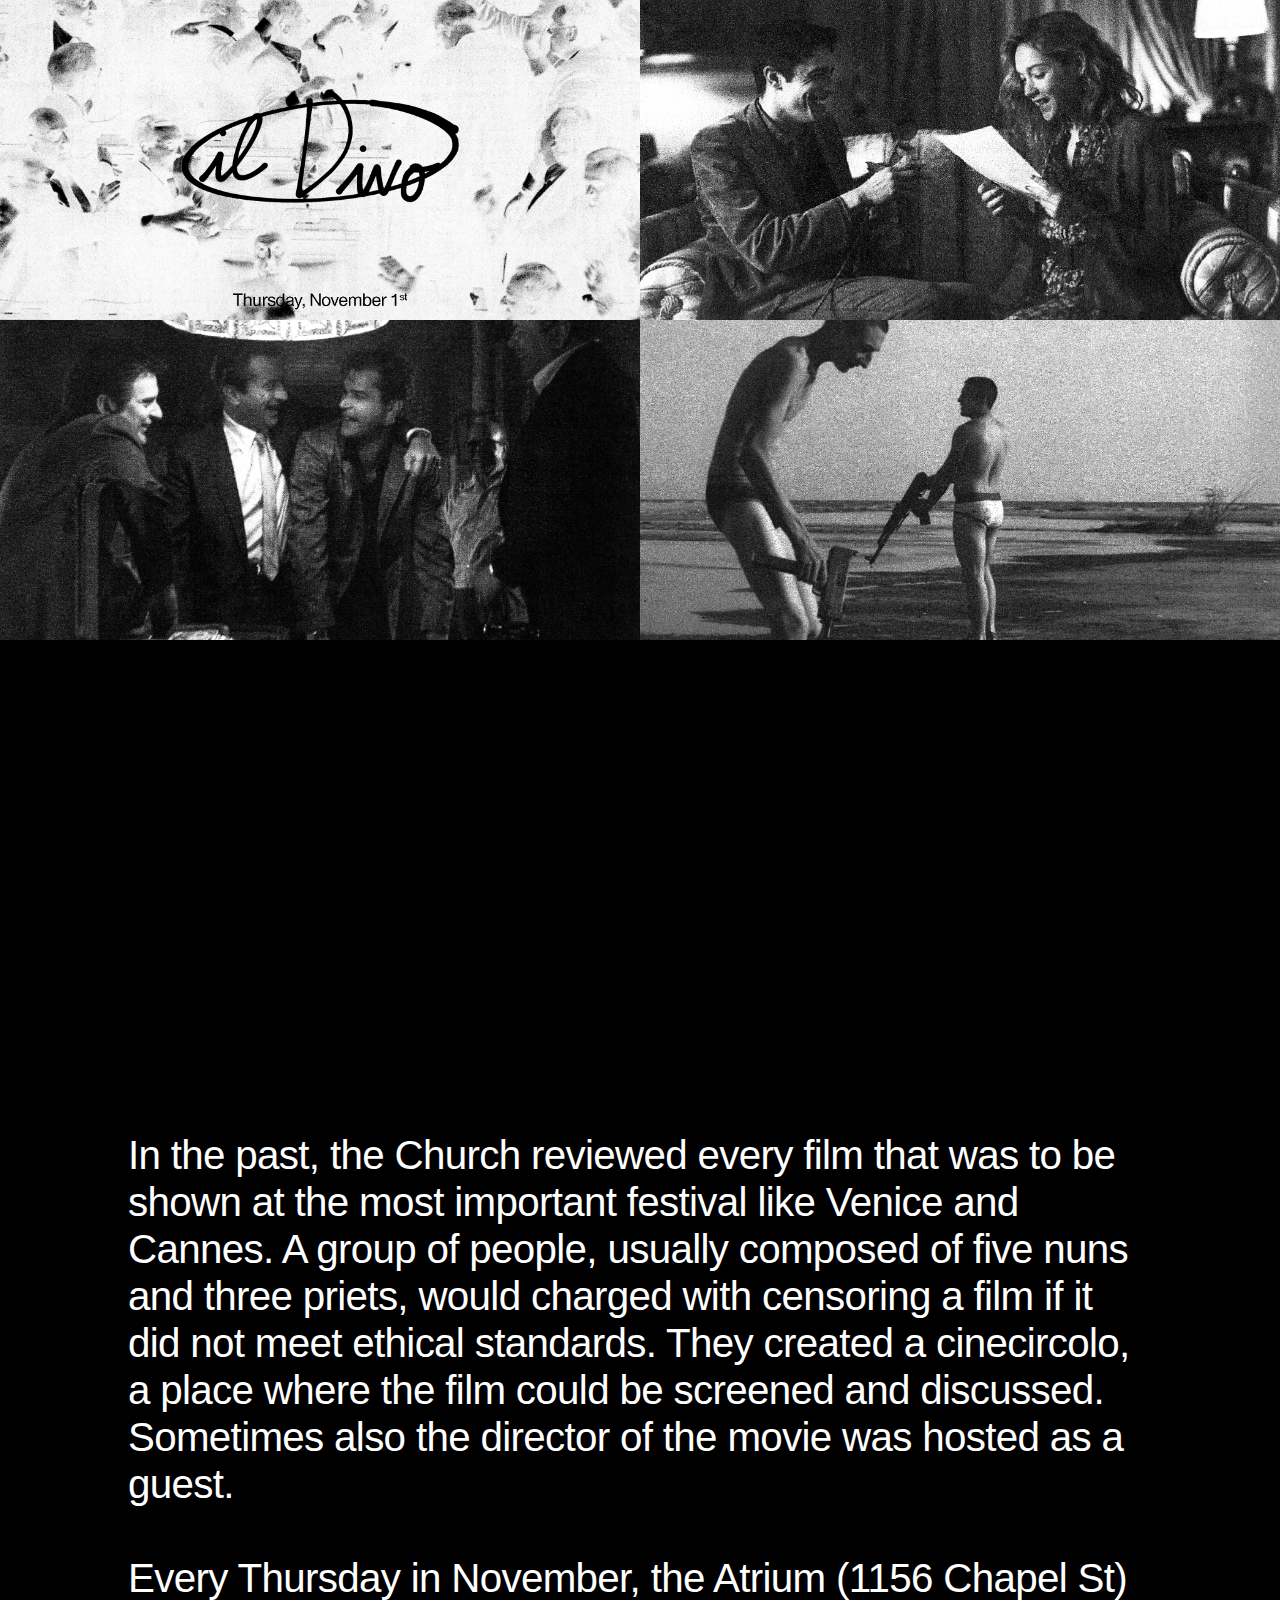
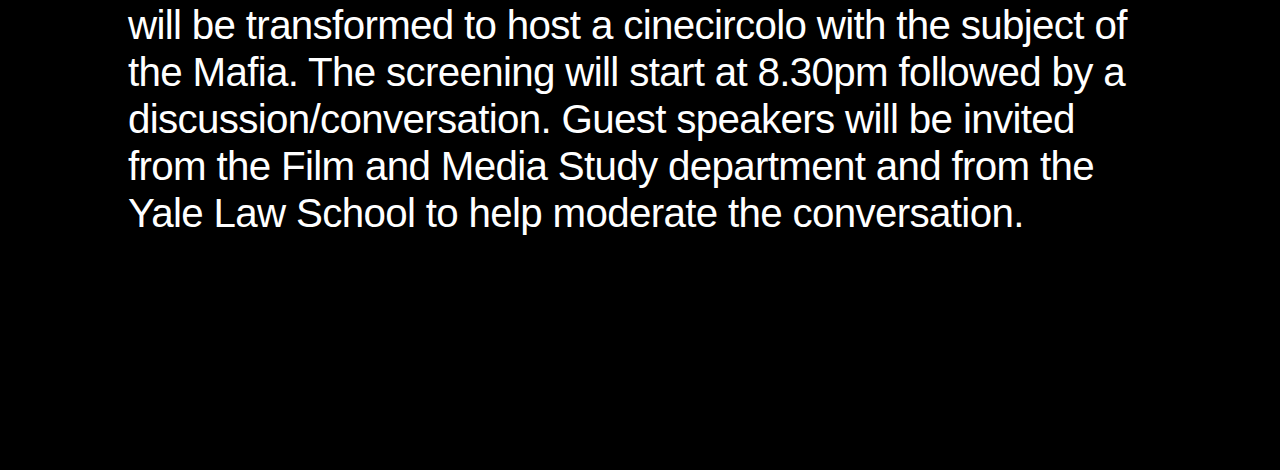
<file: newhaven/index.html>
<!DOCTYPE html>
<html>
<head>
	<title>Cinecircolo</title>

<link rel="stylesheet" href="style.css" />


</head>

<body>

<div id="image">
<a href="1.html"> <img src="divo.jpg" class="imgcover top" > </a> 
<a href="1.html"> <img src="divo2.jpg" class="imgcover bottom" > </a>

<a href="2.html"> <img src="mafia 3.jpg" class="imgcover top" > </a>
<a href="2.html"> <img src="mafia.jpg" class="imgcover bottom" > </a>

<a href="3.html"><img src="godfella.jpg" class="imgcover top" > </a>
<a href="3.html"><img src="godfellainv.jpg" class="imgcover bottom" > </a>

<a href="4.html"> <img src="gomorrah.jpg" class="imgcover top" > </a> 
<a href="4.html"> <img src="gomorrah3.jpg" class="imgcover bottom" > </a> 
</div>

<div id="after">
	<p> In the past, the Church reviewed every film that was to be shown at the most important festival like Venice and Cannes. A group of people, usually composed of five nuns and three priets, would charged with censoring a film if it did not meet ethical standards. They created a cinecircolo, a place where the film could be screened and discussed. Sometimes also the director of the movie was hosted as a guest. 
	</br> </br>Every Thursday in November, the Atrium (1156 Chapel St) will be transformed to host a cinecircolo with the subject of the Mafia. The screening will start at 8.30pm followed by a discussion/conversation. Guest speakers will be invited from the Film and Media Study department and from the Yale Law School to help moderate the conversation.  </p>
</div>


</body>
</html>
</file>
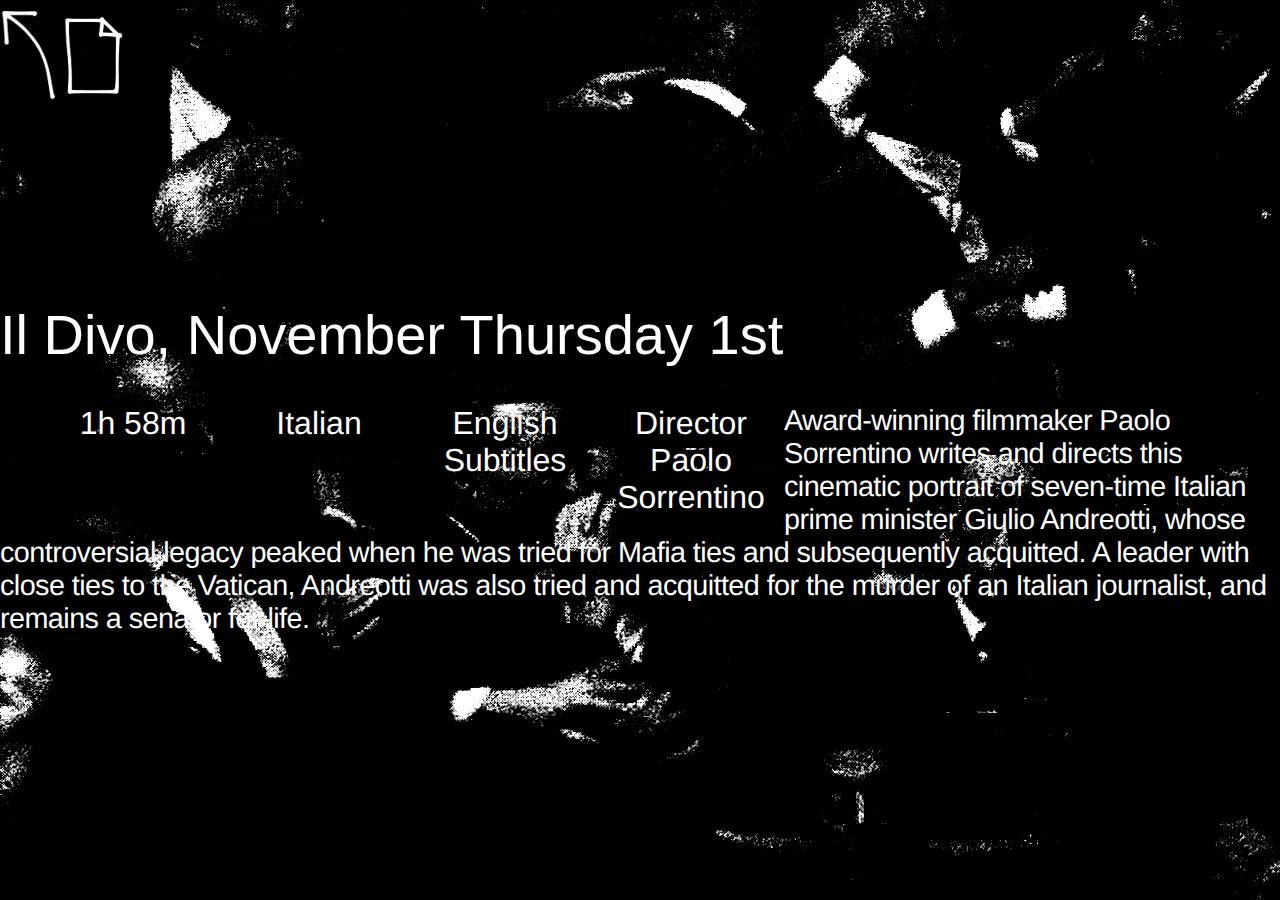
<file: 1.html>
<!DOCTYPE html>
<html>
<head>
	<title>Cinecircolo</title>

<link rel="stylesheet" href="style.css" />

</head>

<body>
<a href="index.html" id="back"> <img src="back2.png" style="width: 60px;"></a>
<a href="01.pdf" id="pdf"> <img src="pdf2.png" style="width: 60px;"></a>

<div class="video"> 
<iframe src="https://www.youtube.com/embed/PaqgMHPyzlk?rel=0&amp;controls=0&amp;showinfo=0;autoplay=1&mute=1" frameborder="0" ></iframe> 
</div> 

<div class="text">

<div class="this"> 
<h1> Il Divo, November Thursday 1st</h1>
<ul>
<li> 1h 58m</li>
<li> Italian </li>
<li> English Subtitles</li>
<li> Director Paolo Sorrentino</li>
</ul>
<p>
Award-winning filmmaker Paolo Sorrentino writes and directs this cinematic portrait of seven-time Italian prime minister Giulio Andreotti, whose controversial legacy peaked when he was tried for Mafia ties and subsequently acquitted. A leader with close ties to the Vatican, Andreotti was also tried and acquitted for the murder of an Italian journalist, and remains a senator for life. </p></div>
	
</div>

</body>
</html>
</file>
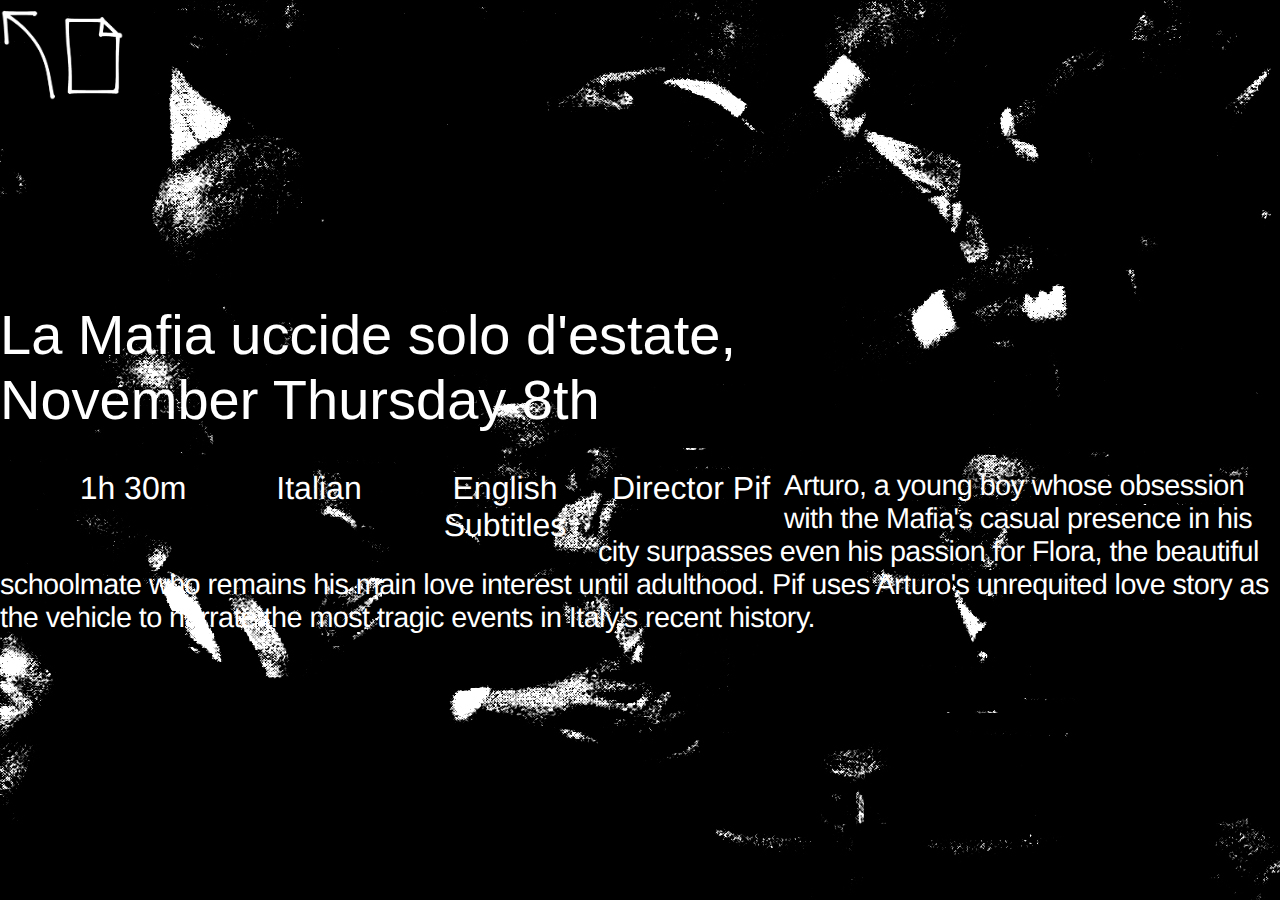
<file: 2.html>
<!DOCTYPE html>
<html>
<head>
	<title>Cinecircolo</title>

<link rel="stylesheet" href="style.css" />

</head>

<body>
<a href="index.html" id="back"> <img src="back2.png" style="width: 60px;"></a>
<a href="02.pdf" id="pdf"> <img src="pdf2.png" style="width: 60px;"></a>

<div class="video"> 
<iframe src="https://www.youtube.com/embed/i7SfARhL9ws?rel=0&amp;controls=0&amp;showinfo=0;autoplay=1&mute=1" frameborder="0" ></iframe> 
</div> 

<div class="text">

<div class="this"> 
<h1> La Mafia uccide solo d'estate, </br> November Thursday 8th</h1>
<ul>
<li> 1h 30m</li>
<li> Italian </li>
<li> English Subtitles</li>
<li> Director Pif</li>
</ul>
<p>
Arturo, a young boy whose obsession with the Mafia's casual presence in his city surpasses even his passion for Flora, the beautiful schoolmate who remains his main love interest until adulthood. Pif uses Arturo's unrequited love story as the vehicle to narrate the most tragic events in Italy's recent history. </p> </div>
	
</div>

</body>
</html>
</file>
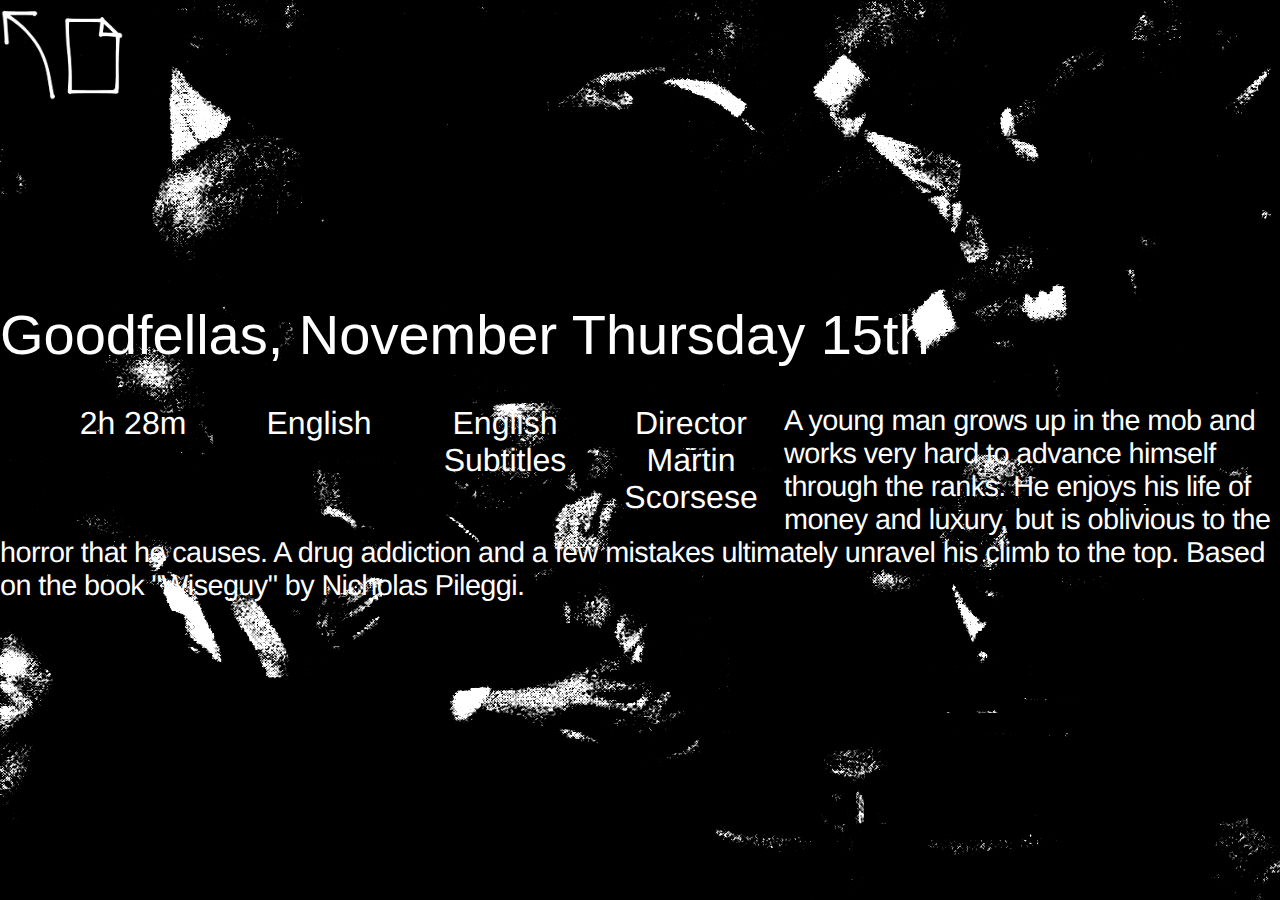
<file: 3.html>
<!DOCTYPE html>
<html>
<head>
	<title>Cinecircolo</title>

<link rel="stylesheet" href="style.css" />

</head>

<body>
<a href="index.html" id="back"> <img src="back2.png" style="width: 60px;"></a>
<a href="03.pdf" id="pdf"> <img src="pdf2.png" style="width: 60px;"></a>

<div class="video"> 
<iframe src="https://www.youtube.com/embed/2ilzidi_J8Q?rel=0&amp;controls=0&amp;showinfo=0;autoplay=1&mute=1" frameborder="0" ></iframe> 
</div> 

<div class="text">

<div class="this"> 
<h1> Goodfellas, November Thursday 15th</h1>
<ul>
<li> 2h 28m</li>
<li> English </li>
<li> English Subtitles</li>
<li> Director Martin Scorsese</li>
</ul>
<p>
A young man grows up in the mob and works very hard to advance himself through the ranks. He enjoys his life of money and luxury, but is oblivious to the horror that he causes. A drug addiction and a few mistakes ultimately unravel his climb to the top. Based on the book "Wiseguy" by Nicholas Pileggi. </p> </div>
	
</div>

</body>
</html>
</file>
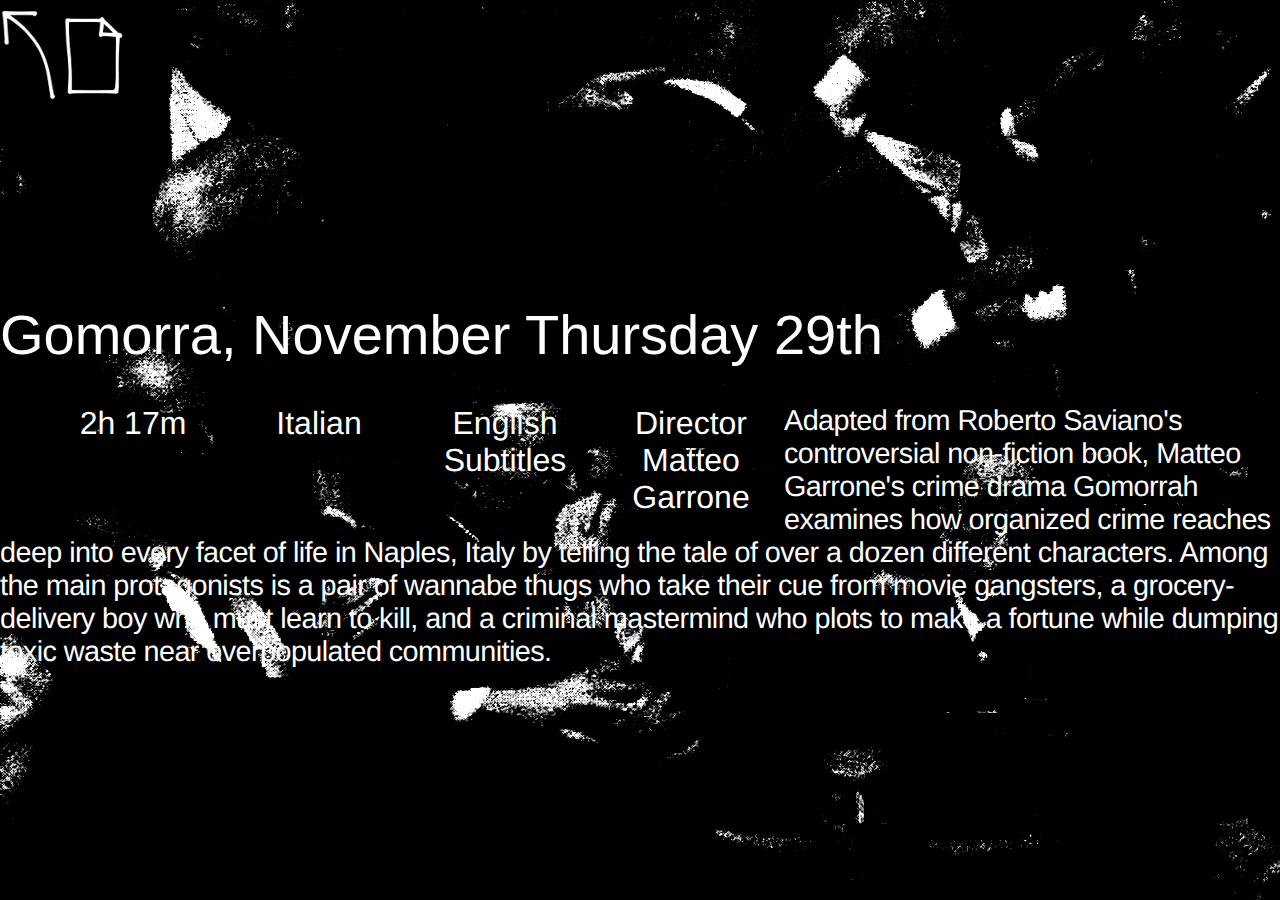
<file: 4.html>
<!DOCTYPE html>
<html>
<head>
	<title>Cinecircolo</title>

<link rel="stylesheet" href="style.css" />

</head>

<body>
<a href="index.html" id="back"> <img src="back2.png" style="width: 60px;"></a>
<a href="04.pdf" id="pdf"> <img src="pdf2.png" style="width: 60px;"></a>

<div class="video"> 
<iframe src="https://www.youtube.com/embed/egtdYTuRKto?rel=0&amp;controls=0&amp;showinfo=0;autoplay=1&mute=1" frameborder="0" ></iframe> 
</div> 

<div class="text">

<div class="this"> 
<h1> Gomorra, November Thursday 29th</h1>
<ul>
<li> 2h 17m</li>
<li> Italian </li>
<li> English Subtitles</li>
<li> Director Matteo Garrone</li>
</ul>
<p>
Adapted from Roberto Saviano's controversial non-fiction book, Matteo Garrone's crime drama Gomorrah examines how organized crime reaches deep into every facet of life in Naples, Italy by telling the tale of over a dozen different characters. Among the main protagonists is a pair of wannabe thugs who take their cue from movie gangsters, a grocery-delivery boy who must learn to kill, and a criminal mastermind who plots to make a fortune while dumping toxic waste near overpopulated communities. </p> </div>
	
</div>

</body>
</html>
</file>
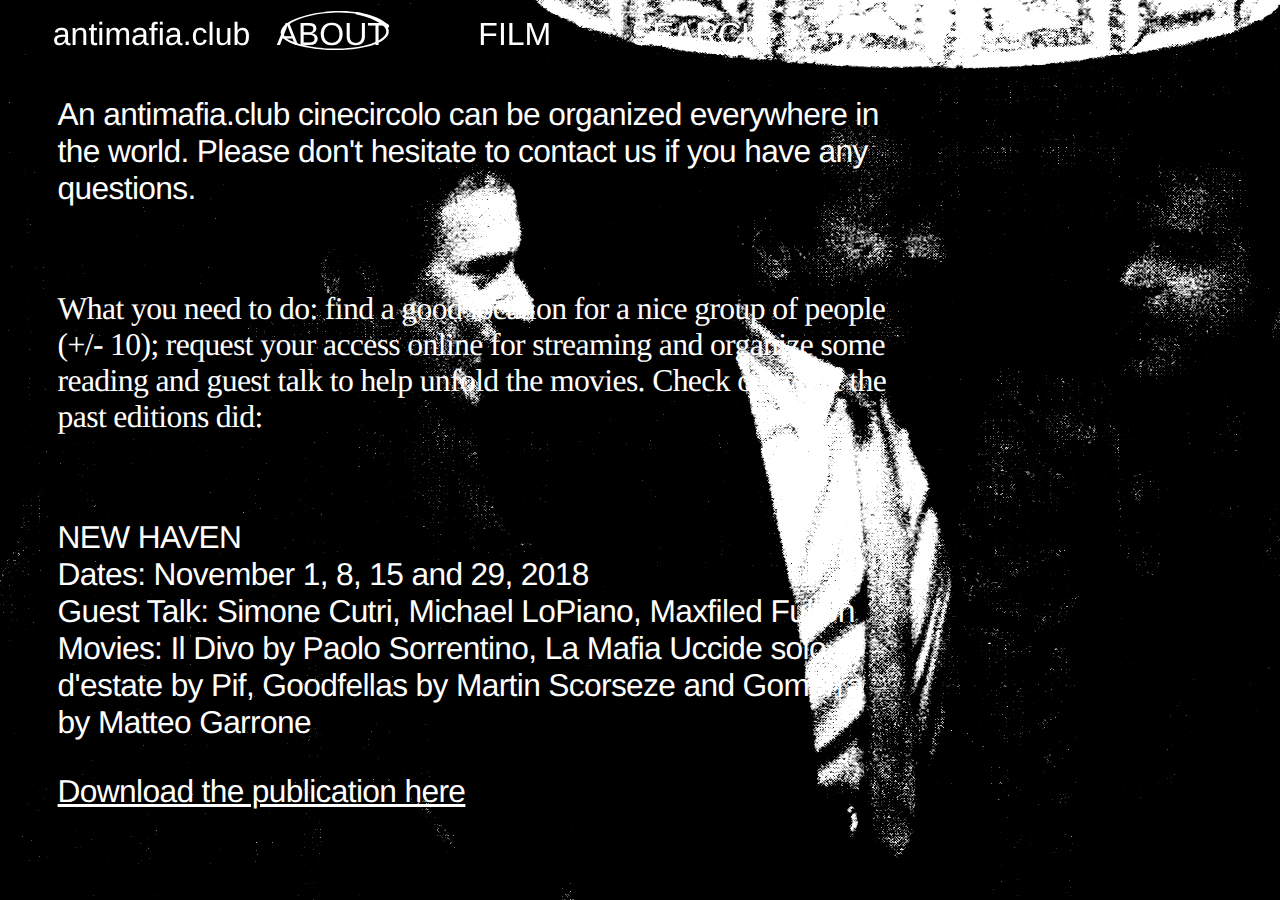
<file: about.html>
<!DOCTYPE html>
<html>
<head>
	<title>Cinecircolo</title>

<link rel="stylesheet" href="style.css" />


</head>

<body id="about">

<div class="menu">
<ul>
	<li> <a href="index.html"> antimafia.club </a> </li>
	<li ><span class="lin"><a href="about.html"> ABOUT </a> <img src="cerc-01.svg" class="cerc" style="margin-left: 2%;"> </span></a></li>
	<li style="width: 180px;" > <a href="film.html">FILM </a></li>
	<li > <a href="search.html">SEARCH</a> </li>
</ul>
	
</div>

<div id="after">
<p> An antimafia.club cinecircolo can be organized everywhere in the world. Please don't hesitate to contact us if you have any questions.</p>
</br>
<p style="font-family: 'union-italic"> What you need to do: find a good location for a nice group of people (+/- 10); request your access online for streaming and organize some reading and guest talk to help unfold the movies. Check out what the past editions did: </p>
</br>

<p> NEW HAVEN </br>
Dates: November 1, 8, 15 and 29, 2018
</br>
Guest Talk: Simone Cutri, Michael LoPiano, Maxfiled Fulton 
</br>
Movies: Il Divo by Paolo Sorrentino, La Mafia Uccide solo d'estate by Pif, Goodfellas by Martin Scorseze and Gomorra by Matteo Garrone </p>
<p> <a href="press.pdf" style="text-decoration: underline;"> Download the publication here</a> </p>
</br>





</body>
</html>
</file>
<file: newhaven/style.css>
body{
	background-color: black;
	margin: 0;
}

@font-face{
    font-family: 'union';
    src: url('Union-Regular.otf') format('otf'), }

    @font-face{
    font-family: 'union-italic';
    src: url('Union-Italic.otf') format('otf'), }


h1{
	font-family: 'union', sans-serif;
	font-weight: normal;
	color: white;
	font-size: 3.5em;
	text-decoration: none;
}

p {
	font-family: 'union', sans-serif;
	font-weight: normal;
	color: white;
	font-size: 1.8em;
	text-decoration: none;
}


li {
	font-family: 'union', sans-serif;
	font-weight: normal;
	color: white;
	font-size: 3.5em;
	list-style: none;
}


#image {
 width: 100vw;
 height: 100vh;
 margin: 0;
}

#after {
	width: 80vw;
	padding-top: 15%;
	margin: 0 auto;
	font-size: 1.4em;
	letter-spacing: -0.03em;
	padding-bottom: 15%;
}

.imgcover{
	width: 50vw;
	float: left;
}


.bottom{
	margin-left: -50vw;
	opacity: 0;
}

.top:hover {
	opacity: 0;
}
.bottom:hover{
	opacity: 1;
}

.info {
	width: 40%;
	margin-left: 50%;
	float: none;
	padding-top: 2%;
}

iframe{
	width: 100vw;
	height: 100vh;
	margin: 0;
}

.parag{
	margin-top: 15%;
	width: 65%;
	margin-left: 5%;}

.video {
	width: 100vw;
	position: fixed;
	z-index: 2;
}

.text {
	z-index: 3;
	position: absolute;
	width: 100vw;
	height: 100vh;
	overflow: scroll;
}

.this {
	width: 60%;
	margin: 0 auto;
	margin-top: 45%;
}

#back {
	width: 2%;
	position: absolute;
	top: 2.5%;
	left: 2.5%;
	z-index: 10;
}

#pdf {
	width: 2%;
	position: absolute;
	top: 2.5%;
	right: 4%;
	z-index: 10;
}



@media only screen 
  and (min-device-width: 375px) 
  and (max-device-width: 667px) 
  and (-webkit-min-device-pixel-ratio: 2) { 

  	#image {
 width: 100vw;
 height: auto;
 margin: 0;
 margin-bottom: 5%;
}
.imgcover{
	width: 100vw;
	float: none;
}

.bottom{
	margin-left: 0;
	width: 100vw;
	opacity: 1;
}

.top {
	width: 0;
	height: 0;
}

#after {
	width: 90vw;
	margin: 0 auto;
	font-size: 1.4em;
	letter-spacing: -0.03em;
	margin-top: 5%;
}

h1{
	font-family: 'union', sans-serif;
	font-weight: normal;
	color: white;
	font-size: 2.5em;
	text-decoration: none;
}

p {
	font-family: 'union', sans-serif;
	font-weight: normal;
	color: white;
	font-size: 1.2em;
	text-decoration: none;
}


li {
	font-family: 'union', sans-serif;
	font-weight: normal;
	color: white;
	font-size: 2.5em;
	list-style: none;
}

.this {
	width: 80%;
	margin: 0 auto;
	margin-top: 90vh;

}
#back {
	width: 4%;
	position: absolute;
	top: 2.5%;
	left: 4%;
	z-index: 10;
}

#pdf {
	width: 4%;
	position: absolute;
	top: 2.5%;
	right: 8%;
	z-index: 10;
}
}
</file>
<file: style.css>
body{
	background-image: url('background.jpg');
	margin: 0;
}

#about{
	background-image: url('background_about.jpg');
	margin: 0;
}

#film{
	background-image: url('background_film.jpg');
	margin: 0;
}

#search{
	background-image: url('background_search.jpg');
	margin: 0;
}
@font-face{
    font-family: 'union';
    src: url('Union-Regular.otf') format('otf'), }

    @font-face{
    font-family: 'union-italic';
    src: url('Union-Italic.otf') format('otf'), }


h1{
	font-family: 'union', sans-serif;
	font-weight: normal;
	color: white;
	font-size: 3.5em;
	text-decoration: none;
}

p {
	font-family: 'union', sans-serif;
	font-weight: normal;
    font-style: normal;
	color: white;
	font-size: 1.8em;
	text-decoration: none;
	letter-spacing: -0.02em;
	    text-rendering: geometricPrecision !important;
    -webkit-font-smoothing: antialiased;
}

sup{
	font-size: 0.6em;
}

.cerc{
	width: 60%;
	margin: 0 auto;
	float: left;
	position: relative;
	top: -45px;
	left: 20%;
}

li {
	font-family: 'union', sans-serif;
	font-weight: normal;
	color: white;
	font-size: 2em;
	width: 15%;
	list-style: none;
	text-align: left;
	float: left;
	text-align: center;
		padding-left: -20%;
		    text-rendering: geometricPrecision !important;
    -webkit-font-smoothing: antialiased;
}

.menu{
	position: fixed;
	width: 100vw;
	margin-left: 1%;
}

a{
	text-decoration: none;
	color: white;
}



.main {
	width: 100vw;
}

#after {
	width: 65vw;
	padding-top: 5%;
	font-size: 1.1em;
	margin-left: 4.5%;
	float: left;
}
#after2 {
	width: 68vw;
	padding-top: 5%;
	font-size: 1.1em;
	margin-left: 4.5%;
	float: left;
}
.note{
	width: 21vw;
	margin-top: 15%;
	margin-left: 3%;
	font-size: 1.1em;
	float: left;
}

.small {
	font-family: serif;
	font-style: italic;
	font-weight: normal;
	color: white;
	font-size: 1.2em;
	text-decoration: none;
	letter-spacing: 0.01em;
}

.link {
	float:none;
	padding: 0;
	text-align: left;
	width: 100%;
}


@media only screen 
  and (min-device-width: 375px) 
  and (max-device-width: 667px) 
  and (-webkit-min-device-pixel-ratio: 2) { 

}
</file>
